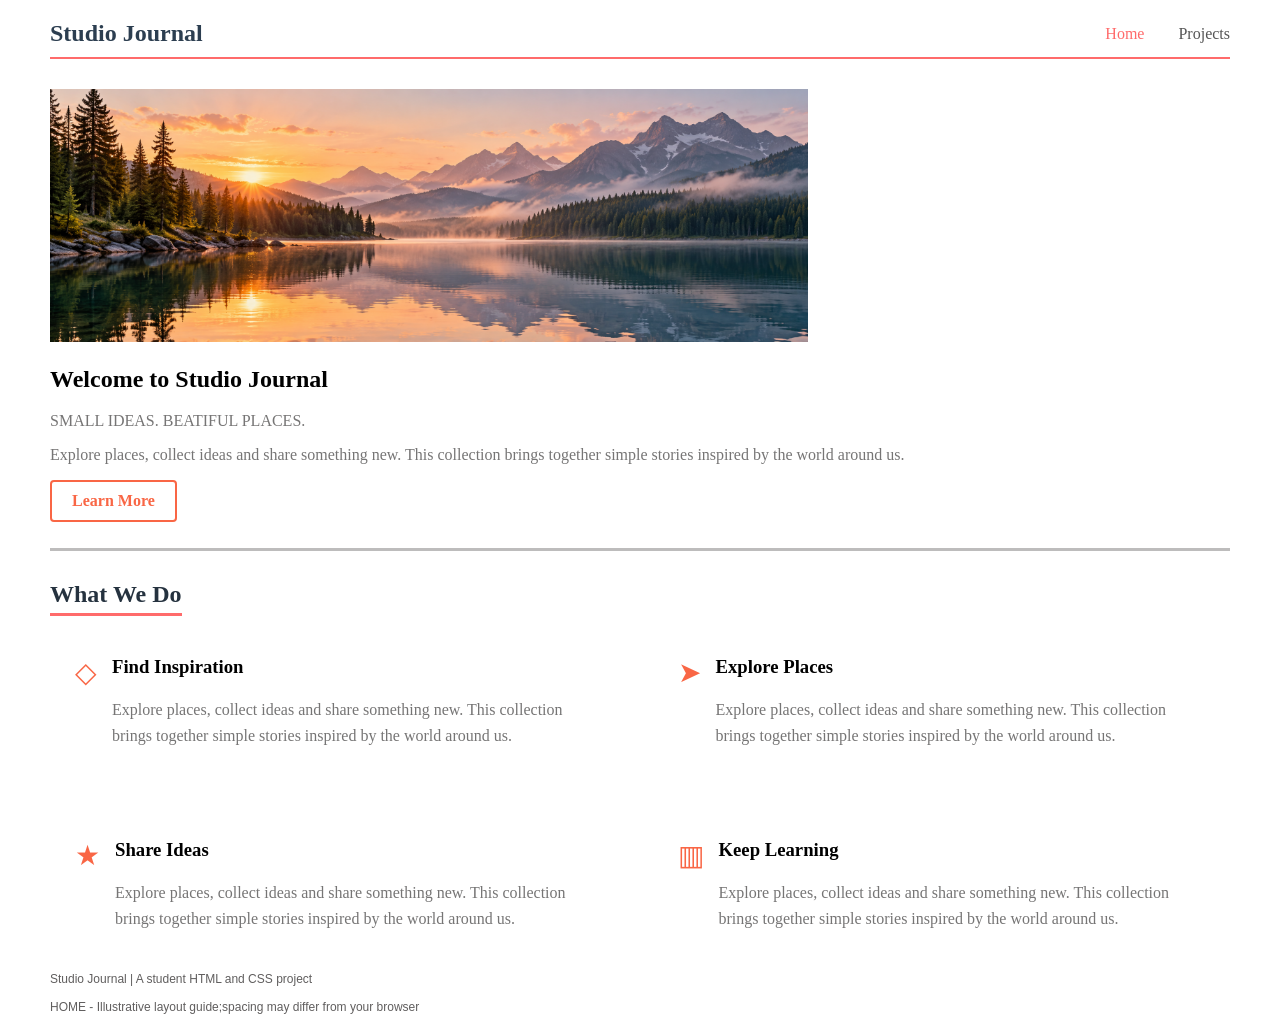
<file: Lab Practical II/index.html>
<!DOCTYPE html>
<html lang="en">
<head>
    <meta charset="UTF-8">
    <meta name="viewport" content="width=device-width, initial-scale=1.0">
    <title>Studio Journal | Home</title>
    <link rel="stylesheet" href="styles1.css">
    </hr>
</head>
<body style="margin: 0 50px;">
    <header>
        <a class="logo" href="index.html"><strong>Studio Journal</strong></a>
        <nav>
            <a href="index.html" class="active" aria-current="page">Home</a>
            <a href="projects.html">Projects</a>
        </nav>
    </header>

    <main>
        <section class="intro">
            <img class="banner" src="images/pic10.png" alt="Mountain lake at sunrise" width="758">
            <h1>Welcome to Studio Journal</h1>
            <p class="subtitle">SMALL IDEAS. BEATIFUL PLACES.</p>
            <p>Explore places, collect ideas and share something new. This collection brings together simple stories inspired by the world around us.</p>
            <a class="button" href="#features">Learn More</a>
        </section>

    </br>
    <hr style="border: none; height: 3px; background-color: rgb(189, 188, 188);">

        <section class="features">
            <h2>What We Do</h2>
            
                <div class="row">
                    <div class="col-6">
                        <article class="feature">
                            <span class="icon" aria-hidden="true">◇</span>
                            <div>
                                <h3>Find Inspiration</h3>
                                <p>Explore places, collect ideas and share something new. This collection brings together simple stories inspired by the world around us.</p>
                            </div>
                        </article>
                    </div>

                    <div class="col-6">
                        <article class="feature">
                            <span class="icon" aria-hidden="true">➤</span>
                            <div>
                                <h3>Explore Places</h3>
                                <p>Explore places, collect ideas and share something new. This collection brings together simple stories inspired by the world around us.</p>
                            </div>
                        </article>
                    </div>

                    <div class="col-6">
                        <article class="feature">
                            <span class="icon" aria-hidden="true">★</span>
                            <div>
                                <h3>Share Ideas</h3>
                                <p>Explore places, collect ideas and share something new. This collection brings together simple stories inspired by the world around us.</p>
                            </div>
                        </article>
                    </div>    

                    <div class="col-6">
                        <article class="feature">
                            <span class="icon" aria-hidden="true">▥</span>
                            <div>
                                <h3>Keep Learning</h3>
                                <p>Explore places, collect ideas and share something new. This collection brings together simple stories inspired by the world around us.</p>
                            </div>
                        </article>
                    </div>
                </div>

        </section>
    </main>
    <footer style="font-family: Arial; font-size: 12px;">
        Studio Journal | A student HTML and CSS project</br>
    </br>
    HOME - Illustrative layout guide;spacing may differ from your browser
    </footer>
</body>
</html>
</file>
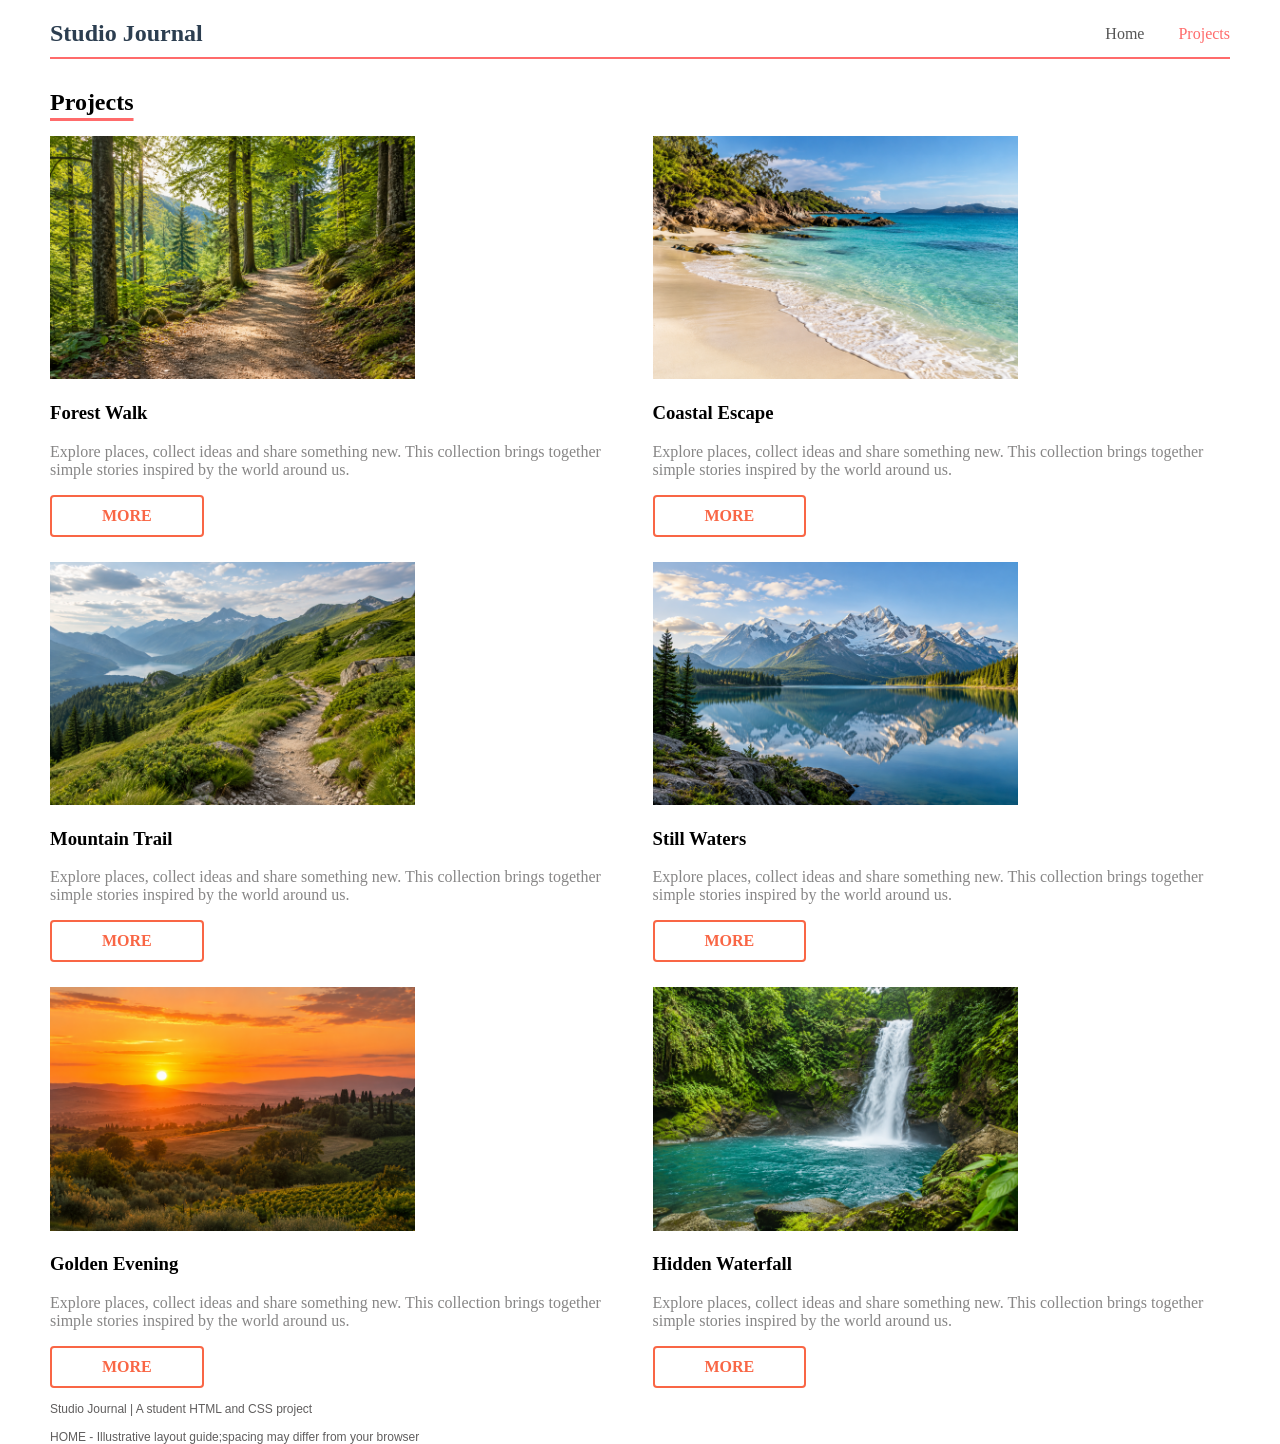
<file: Lab Practical II/projects.html>
<!DOCTYPE html>
<html lang="en">
<head>
    <meta charset="UTF-8">
    <meta name="viewport" content="width=device-width, initial-scale=1.0">
    <title>Studio Journal | Projects</title>
    <link rel="stylesheet" href="styles2.css">
</head>
<body style="margin: 0 50px;">
    <header>
        <a class="logo" href="index.html"><strong>Studio Journal</strong></a>
        <nav>
            <a href="index.html">Home</a>
            <a href="projects.html" class="active" aria-current="page">Projects</a>
        </nav>
    </header>

    <main>
        <section class="projects">
            <h1 class="section-title">Projects</h1>

            <div class="row">
                <div class="col-6">
                    <article class="projects">
                        <img src="images/pic01.png" alt="Sunlit path through a green forest" width="365">
                        <h3>Forest Walk</h3>
                        <p>Explore places, collect ideas and share something new. This collection brings together simple stories inspired by the world around us.</p>
                        <a class="button" href="images/pic01.png">MORE</a>
                    </article>
                </div>

                <div class="col-6">
                    <article class="projects">
                        <img src="images/pic02.png" alt="Sandy coastline beside turquoise water" width="365">
                        <h3>Coastal Escape</h3>
                        <p>Explore places, collect ideas and share something new. This collection brings together simple stories inspired by the world around us.</p>
                        <a class="button" href="images/pic02.png">MORE</a>
                    </article>
                </div>
                
                <div class="col-6">
                    <article class="projects">
                        <img src="images/pic03.png" alt="Trail through green mountain hills" width="365">
                        <h3>Mountain Trail</h3>
                        <p>Explore places, collect ideas and share something new. This collection brings together simple stories inspired by the world around us.</p>
                        <a class="button" href="images/pic03.png">MORE</a>
                    </article>
                </div>

                <div class="col-6">
                    <article class="projects">
                        <img src="images/pic04.png" alt="Lake reflecting distant mountains" width="365">
                        <h3>Still Waters</h3>
                        <p>Explore places, collect ideas and share something new. This collection brings together simple stories inspired by the world around us.</p>
                        <a class="button" href="images/pic04.png">MORE</a>
                    </article>
                </div>

                <div class="col-6">
                    <article class="projects">
                        <img src="images/pic05.png" alt="Sunset over rolling countryside" width="365">
                        <h3>Golden Evening</h3>
                        <p>Explore places, collect ideas and share something new. This collection brings together simple stories inspired by the world around us.</p>
                        <a class="button" href="images/pic05.png">MORE</a>
                    </article>
                </div>

                <div class="col-6">
                    <article class="projects">
                        <img src="images/pic06.png" alt="Waterfall surrounded by green plants" width="365">
                        <h3>Hidden Waterfall</h3>
                        <p>Explore places, collect ideas and share something new. This collection brings together simple stories inspired by the world around us.</p>
                        <a class="button" href="images/pic06.png">MORE</a>
                    </article>
                </div>
            </div>
        </section>
    </main>
    <footer style="font-family: Arial; font-size: 12px;">
    </br>Studio Journal | A student HTML and CSS project</br>
    </br>
    HOME - Illustrative layout guide;spacing may differ from your browser
    </footer>
</body>
</html>
</file>
<file: Lab Practical II/styles1.css>
header {
    display: flex;
    justify-content: space-between;
    align-items: center;
    padding: 20px 0 10px 0;
    border-bottom: 2px solid #ff6b6b; 
    margin-bottom: 30px;
}

.logo {
    font-family: Georgia, serif; 
    font-size: 24px;
    font-weight: bold;
    color: #2c3e50;
    text-decoration: none;
}

nav a {
    text-decoration: none;
    color: #555;
    margin-left: 30px;
    font-size: 16px;
    font-weight: 500;
}

nav a.active {
    color: #ff6b6b;
}

.button {
    display: inline-block;
    padding: 10px 20px;
    background-color: #ffffff; 
    color: #f96645; 
    border: 2px solid #f96645;
    text-decoration: none; 
    font-weight: bold;
    text-align: center;
    border-radius: 4px;
}

.intro p {
    color: #767575; 
}

.button:hover {
    background-color: #ff6b6b; 
    color: #ffffff; 
}

span{
    color: #f96645;
    font-size: 200%;
}

.features h2::after {
    content: '';
    position: absolute;
    left: 0;
    bottom: 0;
    width: 100%;
    height: 3px;
    background-color: #ff6b6b;
    
}

.features h2 {
    position: relative;
    text-align: lest;
    padding-bottom: 8px;
    display: table;
    color: #25323f;
    margin: 30px 0 15px;
}

.row {
    display: grid;
    grid-template-columns: repeat(2, 1fr);
    gap: 25px;
}

.col-6 {
    min-width: 0;
}

.feature {
    display: flex;
    align-items: flex-start;
    gap: 15px;
    padding: 25px;
    background-color: transparent;
    border-radius: 8px;
}

.feature h3 {
    margin-top: 0;
}

.feature p {
    color: #767575;
    line-height: 1.6;
}

.icon {
    color: #f96645;
    font-size: 28px;
    flex-shrink: 0;
}

footer{
    color: rgb(96, 94, 94);
    
}
</file>
<file: Lab Practical II/styles2.css>
header {
    display: flex;
    justify-content: space-between;
    align-items: center;
    padding: 20px 0 10px 0;
    border-bottom: 2px solid #ff6b6b; 
    margin-bottom: 30px;
}

.logo {
    font-family: Georgia, serif; 
    font-size: 24px;
    font-weight: bold;
    color: #2c3e50;
    text-decoration: none;
}

nav a {
    text-decoration: none;
    color: #555;
    margin-left: 30px;
    font-size: 16px;
    font-weight: 500;
}

nav a.active {
    color: #ff6b6b;
}

.row {
    display: grid;
    grid-template-columns: repeat(2, 1fr);
    gap: 25px;
}

.section-title {
    text-decoration: underline;
    text-decoration-color: #ff6b6b;
    text-decoration-thickness: 2.5px;
    text-underline-offset: 8px;
}

.button {
    display: inline-block;
    padding: 10px 50px;
    background-color: #ffffff; 
    color: #f96645; 
    border: 2px solid #f96645;
    text-decoration: none; 
    font-weight: bold;
    text-align: center;
    border-radius: 4px;
}
p{
    color: rgb(135, 134, 134);
}












footer{
    color: rgb(96, 94, 94);
    
}
</file>
